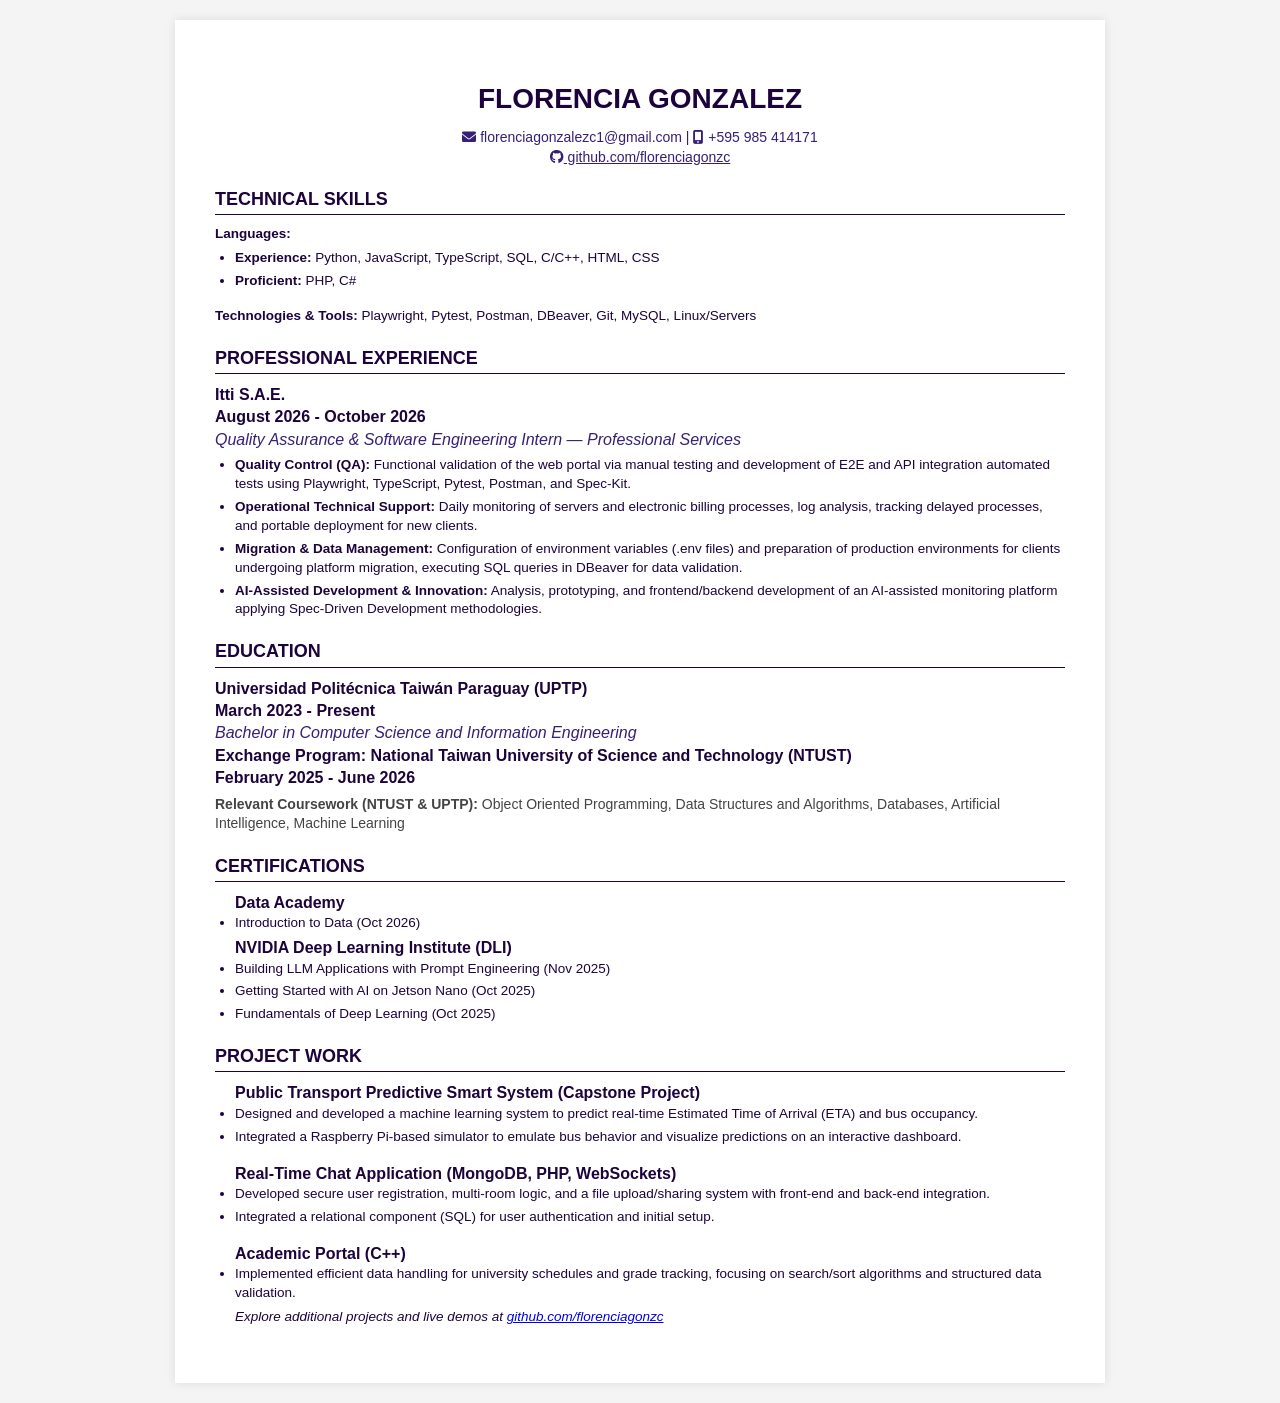
<file: index.html>
<!DOCTYPE html>
<html lang="en">
<head>
    <meta charset="UTF-8">
    <meta name="viewport" content="width=device-width, initial-scale=1.0">
    <!--<title>Florencia Gonzalez - Resume</title>-->
    <link rel="stylesheet" href="style.css">
    <link rel="stylesheet" href="https://cdnjs.cloudflare.com/ajax/libs/font-awesome/6.0.0/css/all.min.css">
</head>
<body>
    <div class="resume-container">
        <header>
            <h1>Florencia Gonzalez</h1>
            <div class="contact-info">
                <span><i class="fa fa-envelope"></i> florenciagonzalezc1@gmail.com </span> |
                <span><i class="fa fa-mobile-alt"></i> +595 985 414171</span>
            </div>
            <div class="social-links">
                <a href="https://github.com/florenciagonzc"><i class="fab fa-github"></i> github.com/florenciagonzc</a> 
                <!-- <a href="https://florenciagonzc.github.io/florenciagonzc/"><i class="fa fa-globe"></i> Portfolio</a> -->
            </div>
        </header>

        <section>
            <h2>TECHNICAL SKILLS</h2>
            <p><strong>Languages:</strong></p>
            <ul>
                <li><strong>Experience:</strong> Python, JavaScript, TypeScript, SQL, C/C++, HTML, CSS</li>
                <li><strong>Proficient:</strong> PHP, C#</li>
            </ul>
            <p><strong>Technologies & Tools:</strong> Playwright, Pytest, Postman, DBeaver, Git, MySQL, Linux/Servers</p>
        </section>

        <section>
            <h2>PROFESSIONAL EXPERIENCE</h2>
            <div class="entry">
                <div class="entry-header">
                    <span class="company">Itti S.A.E.</span>
                </div>
                <span class="company">August 2026 - October 2026</span>
                <div class="job-title">Quality Assurance & Software Engineering Intern — Professional Services</div>
                <ul>
                    <li><strong>Quality Control (QA):</strong> Functional validation of the web portal via manual testing and development of E2E and API integration automated tests using Playwright, TypeScript, Pytest, Postman, and Spec-Kit.</li>
                    <li><strong>Operational Technical Support:</strong> Daily monitoring of servers and electronic billing processes, log analysis, tracking delayed processes, and portable deployment for new clients.</li>
                    <li><strong>Migration & Data Management:</strong> Configuration of environment variables (.env files) and preparation of production environments for clients undergoing platform migration, executing SQL queries in DBeaver for data validation.</li>
                    <li><strong>AI-Assisted Development & Innovation:</strong> Analysis, prototyping, and frontend/backend development of an AI-assisted monitoring platform applying Spec-Driven Development methodologies.</li>
                </ul>
            </div>
        </section>

        <section>
            <h2>EDUCATION</h2>
            <div class="entry">
                <div class="entry-header">
                    <span class="company">Universidad Politécnica Taiwán Paraguay (UPTP)</span>
                </div>
                <span class="company">March 2023 - Present</span>
                <div class="job-title">Bachelor in Computer Science and Information Engineering</div>
                <div class="entry-header">    
                    <div class="company">
                        <span>Exchange Program: National Taiwan University of Science and Technology (NTUST)</span>
                        <br>
                        <span class="date">February 2025 - June 2026</span>
                    </div>
                </div>
                <p class="coursework">
                    <strong>Relevant Coursework (NTUST & UPTP):</strong> 
                    Object Oriented Programming, Data Structures and Algorithms, Databases, Artificial Intelligence, Machine Learning
                </p>
            </div>
        </section>

        <section>
            <h2>CERTIFICATIONS</h2>
            <ul>
                <div class="projects">
                    <strong>Data Academy</strong>
                    <li>Introduction to Data (Oct 2026)</li>
                </div>
                <div class="projects">
                    <strong>NVIDIA Deep Learning Institute (DLI)</strong>
                    <li>Building LLM Applications with Prompt Engineering (Nov 2025)</li>
                    <li>Getting Started with AI on Jetson Nano (Oct 2025)</li>
                    <li>Fundamentals of Deep Learning (Oct 2025)</li>
                </div>
            </ul>
        </section>

        <section>
            <h2>PROJECT WORK</h2>
            <ul class="projects">
                <strong>Public Transport Predictive Smart System (Capstone Project)</strong>
                <li>Designed and developed a machine learning system to predict real-time Estimated Time of Arrival (ETA) and bus occupancy.</li>
                <li>Integrated a Raspberry Pi-based simulator to emulate bus behavior and visualize predictions on an interactive dashboard.</li>
            </ul>
            <ul class="projects">
                <strong>Real-Time Chat Application (MongoDB, PHP, WebSockets)</strong>
                <li>Developed secure user registration, multi-room logic, and a file upload/sharing system with front-end and back-end integration.</li>
                <li>Integrated a relational component (SQL) for user authentication and initial setup.</li>
            </ul>
            <ul class="projects">
                <strong>Academic Portal (C++)</strong>
                <li>Implemented efficient data handling for university schedules and grade tracking, focusing on search/sort algorithms and structured data validation.</li>
                <p class="project-footer">
                    <em>Explore additional projects and live demos at 
                        <a href="https://github.com/florenciagonzc">github.com/florenciagonzc</a>
                    </em>
                </p>
            </ul>
        </section>
    </div>
</body>
</html>
</file>
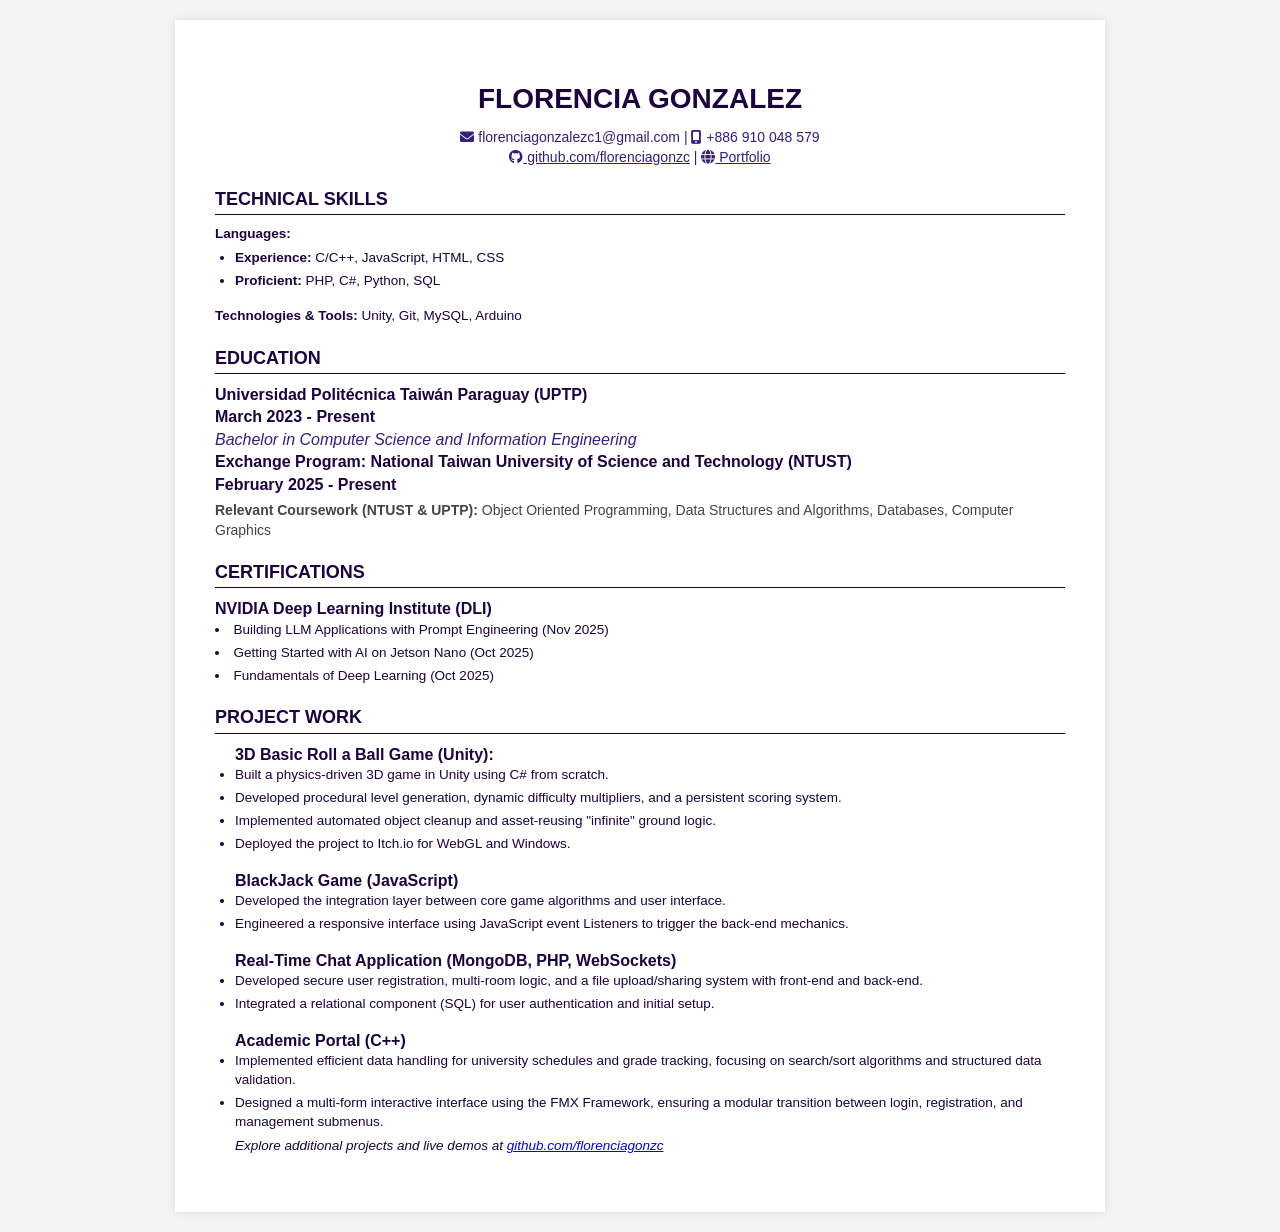
<file: index copy.html>
<!DOCTYPE html>
<html lang="en">
<head>
    <meta charset="UTF-8">
    <meta name="viewport" content="width=device-width, initial-scale=1.0">
    <!--<title>Florencia Gonzalez - Resume</title>-->
    <link rel="stylesheet" href="style.css">
    <link rel="stylesheet" href="https://cdnjs.cloudflare.com/ajax/libs/font-awesome/6.0.0/css/all.min.css">
</head>
<body>
    <div class="resume-container">
        <header>
            <h1>Florencia Gonzalez</h1>
            <div class="contact-info">
                <span><i class="fa fa-envelope"></i> florenciagonzalezc1@gmail.com</span> |
                <span><i class="fa fa-mobile-alt"></i> +886 910 048 579</span>
            </div>
            <div class="social-links">
                <a href="https://github.com/florenciagonzc"><i class="fab fa-github"></i> github.com/florenciagonzc</a> |
                <a href="https://florenciagonzc.github.io/florenciagonzc/"><i class="fa fa-globe"></i> Portfolio</a>
            </div>
        </header>

        <section>
            <h2>TECHNICAL SKILLS</h2>
            <p><strong>Languages:</strong></p>
            <ul>
                <li><strong>Experience:</strong> C/C++, JavaScript, HTML, CSS </li>
				<li><strong>Proficient: </strong> PHP, C#, Python, SQL </li>
			</ul>
			<p><strong>Technologies & Tools:</strong> Unity, Git, MySQL, Arduino</p>
        </section>


        <section>
			<h2>EDUCATION</h2>
			<div class="entry">
				<div class="entry-header">
					<span class="company">Universidad Politécnica Taiwán Paraguay (UPTP)</span>
                    
				</div>
                    <span class="company">March 2023 - Present</span>
				<div class="job-title">Bachelor in Computer Science and Information Engineering</div>
                <div class="entry-header">	
                    <div class="company">
                        <span>Exchange Program: National Taiwan University of Science and Technology (NTUST)</span>
                        <br>
                        <span class="date"> February 2025 - Present </span>
                    </div>
                </div>
				<p class="coursework">
					<strong>Relevant Coursework (NTUST & UPTP):</strong> 
					Object Oriented Programming, Data Structures and Algorithms, Databases, Computer Graphics
				</p>
			</div>

		</section>
            <h2>CERTIFICATIONS</h2>
            <div class="projects">
                <strong>NVIDIA Deep Learning Institute (DLI)</strong>
                <li>Building LLM Applications with Prompt Engineering (Nov 2025)</li>
                <li>Getting Started with AI on Jetson Nano (Oct 2025)</li>
                <li>Fundamentals of Deep Learning (Oct 2025)</li>
            </div>
        <section>

        </section>

        <section>
            <h2>PROJECT WORK</h2>
            <ul class="projects">
                <strong>3D Basic Roll a Ball Game (Unity): </strong>
                    <li>Built a physics-driven 3D game in Unity using C# from scratch.</li>
                    <li>Developed procedural level generation, dynamic difficulty multipliers, and a persistent scoring system.</li>
                    <li>Implemented automated object cleanup and asset-reusing "infinite" ground logic.</li>
                    <li>Deployed the project to Itch.io for WebGL and Windows.</li>
            </ul>
            <ul class="projects">
                    <strong>BlackJack Game (JavaScript)</strong>
                    <li>Developed the integration layer between core game algorithms and user interface. </li>
                    <li>Engineered a responsive interface using JavaScript event Listeners to trigger the back-end mechanics. </li>
            </ul>  
            <ul class="projects">
                <strong>Real-Time Chat Application (MongoDB, PHP, WebSockets)</strong>
                <li>Developed secure user registration, multi-room logic, and a file upload/sharing system with front-end and back-end.</li>
                <li>Integrated a relational component (SQL) for user authentication and initial setup.</li>
            </ul>
            <ul class="projects">
                    <strong>Academic Portal (C++)</strong>
                    <li>Implemented efficient data handling for university schedules and grade tracking, focusing on search/sort algorithms and structured data validation.</li>
                    <li>Designed a multi-form interactive interface using the FMX Framework, ensuring a modular transition between login, registration, and management submenus.</li>
                    <p class="project-footer">
                        <em>Explore additional projects and live demos at 
                            <a href="https://github.com/florenciagonzc">github.com/florenciagonzc</a>
                        </em>
                    </p>
            </ul>
            
        </section>
    </div>
</body>
</html>
</file>
<file: style.css>
:root {
    --primary-color: #1C033C;
    --accent-color: #371e77;
    --subtle-color: #65626d;
}

body {
    font-family: 'Arial', sans-serif;
    background-color: #f4f4f4;
    line-height: 1.4;
    color: var(--primary-color);
    margin: 0;
    padding: 20px;
}

.resume-container {
    max-width: 850px;
    margin: 0 auto;
    background: #fff;
    padding: 40px;
    box-shadow: 0 0 10px rgba(0,0,0,0.1);
}
 /*added now*/
.company {
    flex: 1; /* Allows the school name to take up available space */
    font-weight: bold;
}

/* Header */
header {
    text-align: center;
    margin-bottom: 20px;
}

header h1 {
    font-size: 28px;
    text-transform: uppercase;
    margin-bottom: 10px;
}

.contact-info, .social-links {
    font-size: 14px;
    color: var(--accent-color);
}

.social-links a {
    color: var(--accent-color);
    text-decoration: underline;
}

/* Sections */
h2 {
    font-size: 18px;
    border-bottom: 1px solid var(--primary-color);
    text-transform: uppercase;
    margin-top: 20px;
    margin-bottom: 10px;
    padding-bottom: 2px;
}

.entry {
    margin-bottom: 15px;
}

.entry-header {
    display: flex;
    justify-content: space-between;
    font-weight: bold;
    gap: 10px; /*added now*/
}

.job-title {
    font-style: italic;
    color: var(--accent-color);
    display: flex;
    justify-content: space-between;
}


/* Lists */
ul {
    margin-top: 5px;
    padding-left: 20px;
}

li {
    margin-bottom: 4px;
    font-size: 13.5px;
}

.tech-stack {
    list-style-type: none;
    margin-left: -20px;
    font-weight: 500;
    color: var(--accent-color);
    margin-top: 5px;
}

p {
    font-size: 13.5px;
    margin: 5px 0;
}

.coursework {
    font-size: 14px;
    color: #444;
}

/* Print Styling */
@media print {
    body { background: none; padding: 0; }
    .resume-container { box-shadow: none; width: 100%; max-width: 100%; }
}
</file>
